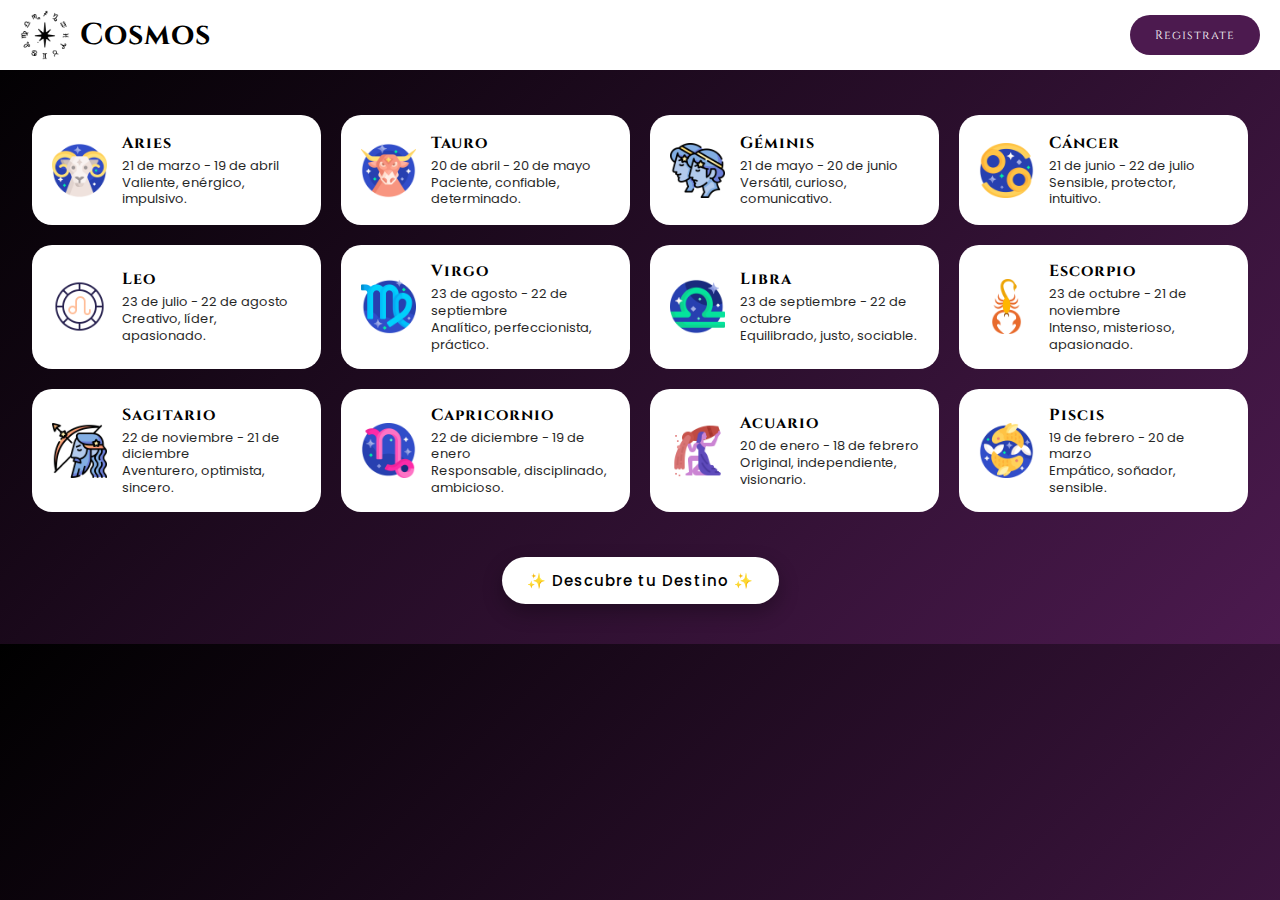
<file: horoscopos/index.html>
<!DOCTYPE html>
<html lang="en">

<head>
    <meta charset="UTF-8">
    <meta name="viewport" content="width=device-width, initial-scale=1.0">
    <title>PRUEBA</title>

    <link rel="stylesheet" href="style.css">
    <link
        href="https://fonts.googleapis.com/css2?family=Cinzel:wght@500;600;700&family=Poppins:wght@300;400;500&display=swap"
        rel="stylesheet">

</head>

<body>
    <div class="app">
        <header class="app-header">
            <div class="logo-title">
                <img src="imagenes/zodiaco.png" alt="Logo" class="img-header">
                <h1 id="title">Cosmos</h1>
            </div>
            <button id="login-btn" class="btn-login" onclick="window.location.href='registro.html'">Registrate</button>
        </header>

        <main class="horoscopos-container">

            <div class="horoscopo">
                <img src="./imagenes/aries.png" alt="Aries" class="img-hrc">
                <div>
                    <h3>Aries</h3>
                    <p>21 de marzo - 19 de abril</p>
                    <p>Valiente, enérgico, impulsivo.</p>
                </div>
            </div>

            <div class="horoscopo">
                <img src="./imagenes/tauro.png" alt="Tauro" class="img-hrc">
                <div>
                    <h3>Tauro</h3>
                    <p>20 de abril - 20 de mayo</p>
                    <p>Paciente, confiable, determinado.</p>
                </div>
            </div>

            <div class="horoscopo">
                <img src="./imagenes/geminis.png" alt="Géminis" class="img-hrc">
                <div>
                    <h3>Géminis</h3>
                    <p>21 de mayo - 20 de junio</p>
                    <p>Versátil, curioso, comunicativo.</p>
                </div>
            </div>

            <div class="horoscopo">
                <img src="./imagenes/cancer.png" alt="Cáncer" class="img-hrc">
                <div>
                    <h3>Cáncer</h3>
                    <p>21 de junio - 22 de julio</p>
                    <p>Sensible, protector, intuitivo.</p>
                </div>
            </div>

            <div class="horoscopo">
                <img src="./imagenes/leo.png" alt="Leo" class="img-hrc">
                <div>
                    <h3>Leo</h3>
                    <p>23 de julio - 22 de agosto</p>
                    <p>Creativo, líder, apasionado.</p>
                </div>
            </div>

            <div class="horoscopo">
                <img src="./imagenes/virgo.png" alt="Virgo" class="img-hrc">
                <div>
                    <h3>Virgo</h3>
                    <p>23 de agosto - 22 de septiembre</p>
                    <p>Analítico, perfeccionista, práctico.</p>
                </div>
            </div>

            <div class="horoscopo">
                <img src="./imagenes/libra.png" alt="Libra" class="img-hrc">
                <div>
                    <h3>Libra</h3>
                    <p>23 de septiembre - 22 de octubre</p>
                    <p>Equilibrado, justo, sociable.</p>
                </div>
            </div>

            <div class="horoscopo">
                <img src="./imagenes/escorpio.png" alt="Escorpio" class="img-hrc">
                <div>
                    <h3>Escorpio</h3>
                    <p>23 de octubre - 21 de noviembre</p>
                    <p>Intenso, misterioso, apasionado.</p>
                </div>
            </div>

            <div class="horoscopo">
                <img src="./imagenes/sagitario.png" alt="Sagitario" class="img-hrc">
                <div>
                    <h3>Sagitario</h3>
                    <p>22 de noviembre - 21 de diciembre</p>
                    <p>Aventurero, optimista, sincero.</p>
                </div>
            </div>

            <div class="horoscopo">
                <img src="./imagenes/capricornio.png" alt="Capricornio" class="img-hrc">
                <div>
                    <h3>Capricornio</h3>
                    <p>22 de diciembre - 19 de enero</p>
                    <p>Responsable, disciplinado, ambicioso.</p>
                </div>
            </div>

            <div class="horoscopo">
                <img src="./imagenes/acuario.png" alt="Acuario" class="img-hrc">
                <div>
                    <h3>Acuario</h3>
                    <p>20 de enero - 18 de febrero</p>
                    <p>Original, independiente, visionario.</p>
                </div>
            </div>

            <div class="horoscopo">
                <img src="./imagenes/piscis.png" alt="Piscis" class="img-hrc">
                <div>
                    <h3>Piscis</h3>
                    <p>19 de febrero - 20 de marzo</p>
                    <p>Empático, soñador, sensible.</p>
                </div>
            </div>

        </main>

        <div class="btn-container">
            <a href="horoscopo_form.html" class="btn-form">
                ✨ Descubre tu Destino ✨
            </a>
        </div>


    </div>
    <!-- Modal -->
    <div id="modal" class="modal">
        <div class="modal-content">
            <span class="close">&times;</span>
            <h2 id="modal-title"></h2>
            <p id="modal-info"></p>
        </div>
    </div>

    <script src="script.js"></script>


    <script src="script.js"></script>

</body>

</html>
</file>
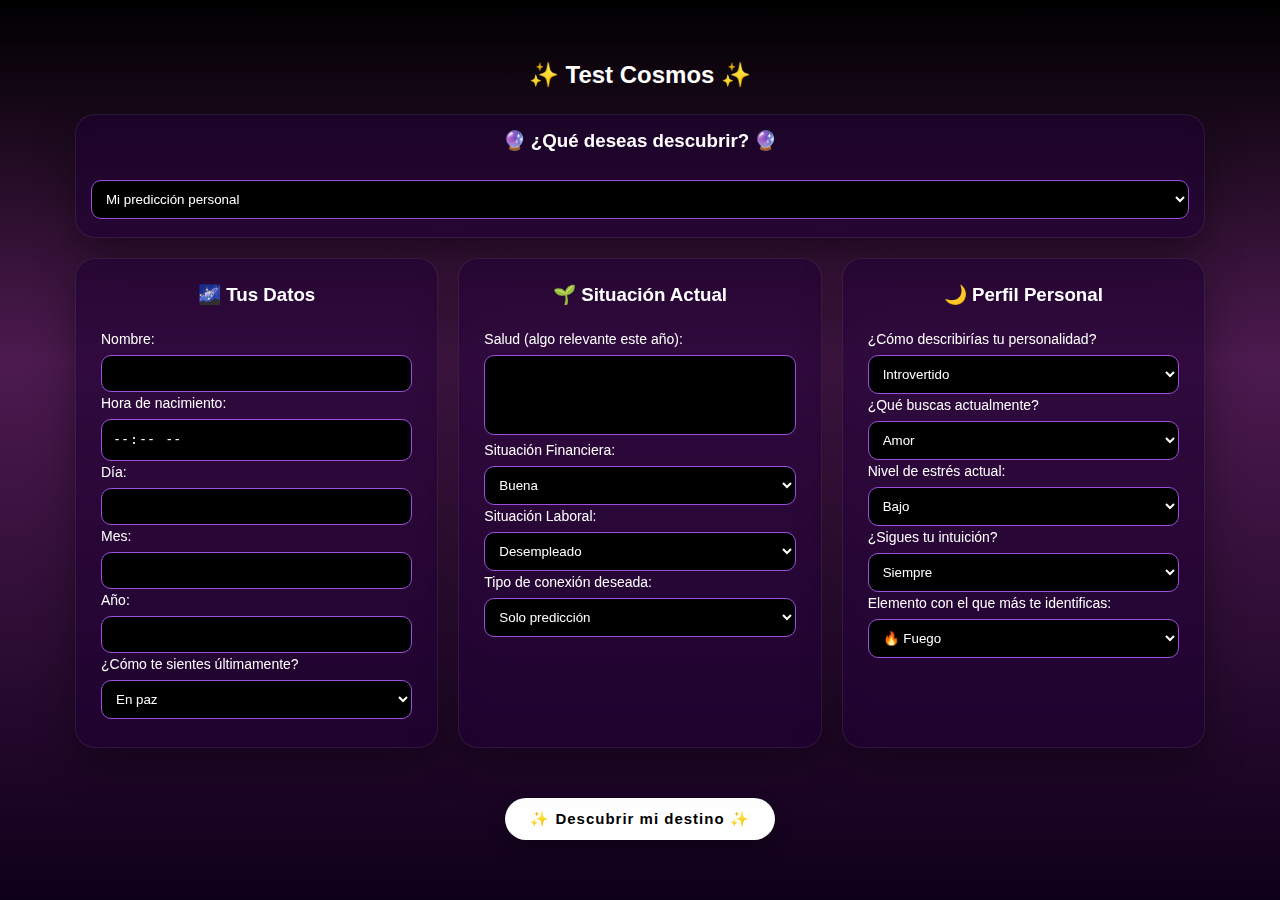
<file: horoscopos/horoscopo_form.html>
<!DOCTYPE html>
<html lang="es">

<head>
    <meta charset="UTF-8">
    <meta name="viewport" content="width=device-width, initial-scale=1.0">
    <title>Cosmos Test</title>
    <link rel="stylesheet" href="form-style.css">
</head>

<body>

    <div class="form-container">
        <h2>✨ Test Cosmos ✨</h2>

        <!-- ================= MODO ================= -->
        <div class="mod-container">
            <h3>🔮 ¿Qué deseas descubrir? 🔮</h3>

            <select name="modo" id="modo">
                <option value="personal">Mi predicción personal</option>
                <option value="compatibilidad">Compatibilidad amorosa</option>
            </select>
        </div>

        <form action="resultado_horoscopo.php" method="POST">


            <!-- ================= USUARIO ================= -->
            <div class="datos">
                <h3>🌌 Tus Datos</h3>

                <label>Nombre:</label>
                <input type="text" name="nombre" required>

                <label>Hora de nacimiento:</label>
                <input type="time" name="hora" required>

                <label>Día:</label>
                <input type="number" name="dia" min="1" max="31" required>

                <label>Mes:</label>
                <input type="number" name="mes" min="1" max="12" required>

                <label>Año:</label>
                <input type="number" name="anio" required>

                <label>¿Cómo te sientes últimamente?</label>
                <select name="emocion">
                    <option value="feliz">En paz</option>
                    <option value="confundido">Confundido</option>
                    <option value="estresado">Estresado</option>
                    <option value="motivado">Motivado</option>
                </select>
            </div>


            <!-- ================= PAREJA ================= -->
            <div class="datos" id="contenedor_pareja" style="display:none;">
                <h3>❤️ Datos de tu Crush / Pareja</h3>

                <label>Nombre:</label>
                <input type="text" name="nombre_pareja">

                <label>Hora nacimiento:</label>
                <input type="time" name="hora_pareja">

                <label>Día:</label>
                <input type="number" name="dia_pareja" min="1" max="31">

                <label>Mes:</label>
                <input type="number" name="mes_pareja" min="1" max="12">

                <label>Año:</label>
                <input type="number" name="anio_pareja">
            </div>


            <!-- ================= CONTEXTO PERSONAL ================= -->
            <div class="datos" id="contenedor_contexto" style="display:none;">
                <h3>🌱 Situación Actual</h3>

                <label>Salud (algo relevante este año):</label>
                <textarea name="enfermedades"></textarea>

                <label>Situación Financiera:</label>
                <select name="finanzas">
                    <option value="buena">Buena</option>
                    <option value="regular">Regular</option>
                    <option value="mala">Mala</option>
                </select>

                <label>Situación Laboral:</label>
                <select name="laboral">
                    <option value="desempleado">Desempleado</option>
                    <option value="empleado">Empleado</option>
                    <option value="empresario">Empresario</option>
                </select>

                <label>Tipo de conexión deseada:</label>
                <select name="conexion">
                    <option value="ninguna">Solo predicción</option>
                    <option value="almas">Almas Gemelas</option>
                    <option value="llamas">Llamas Gemelas</option>
                </select>
            </div>

            <!-- ================= PERFIL PERSONAL ================= -->
            <div class="datos">
                <h3>🌙 Perfil Personal</h3>

                <label>¿Cómo describirías tu personalidad?</label>
                <select name="personalidad">
                    <option value="introvertido">Introvertido</option>
                    <option value="equilibrado">Equilibrado</option>
                    <option value="extrovertido">Extrovertido</option>
                </select>

                <label>¿Qué buscas actualmente?</label>
                <select name="busqueda">
                    <option value="amor">Amor</option>
                    <option value="estabilidad">Estabilidad</option>
                    <option value="crecimiento">Crecimiento personal</option>
                    <option value="dinero">Éxito financiero</option>
                </select>

                <label>Nivel de estrés actual:</label>
                <select name="estres">
                    <option value="bajo">Bajo</option>
                    <option value="medio">Medio</option>
                    <option value="alto">Alto</option>
                </select>

                <label>¿Sigues tu intuición?</label>
                <select name="intuicion">
                    <option value="siempre">Siempre</option>
                    <option value="a_veces">A veces</option>
                    <option value="casi_nunca">Casi nunca</option>
                </select>

                <label>Elemento con el que más te identificas:</label>
                <select name="elemento">
                    <option value="fuego">🔥 Fuego</option>
                    <option value="agua">💧 Agua</option>
                    <option value="aire">🌬 Aire</option>
                    <option value="tierra">🌱 Tierra</option>
                </select>

            </div>

            <button type="submit">✨ Descubrir mi destino ✨</button>

        </form>
    </div>


    <script>
        const modo = document.getElementById("modo");
        const pareja = document.getElementById("contenedor_pareja");
        const contexto = document.getElementById("contenedor_contexto");

        function actualizarFormulario() {

            if (modo.value === "compatibilidad") {
                // Mostrar pareja
                pareja.style.display = "block";

                // Ocultar situación actual
                contexto.style.display = "none";

            } else {
                // Ocultar pareja
                pareja.style.display = "none";

                // Mostrar situación actual
                contexto.style.display = "block";
            }
        }

        // Ejecutar al cambiar
        modo.addEventListener("change", actualizarFormulario);

        // Ejecutar al cargar la página (IMPORTANTE)
        actualizarFormulario();
    </script>

</body>

</html>
</file>
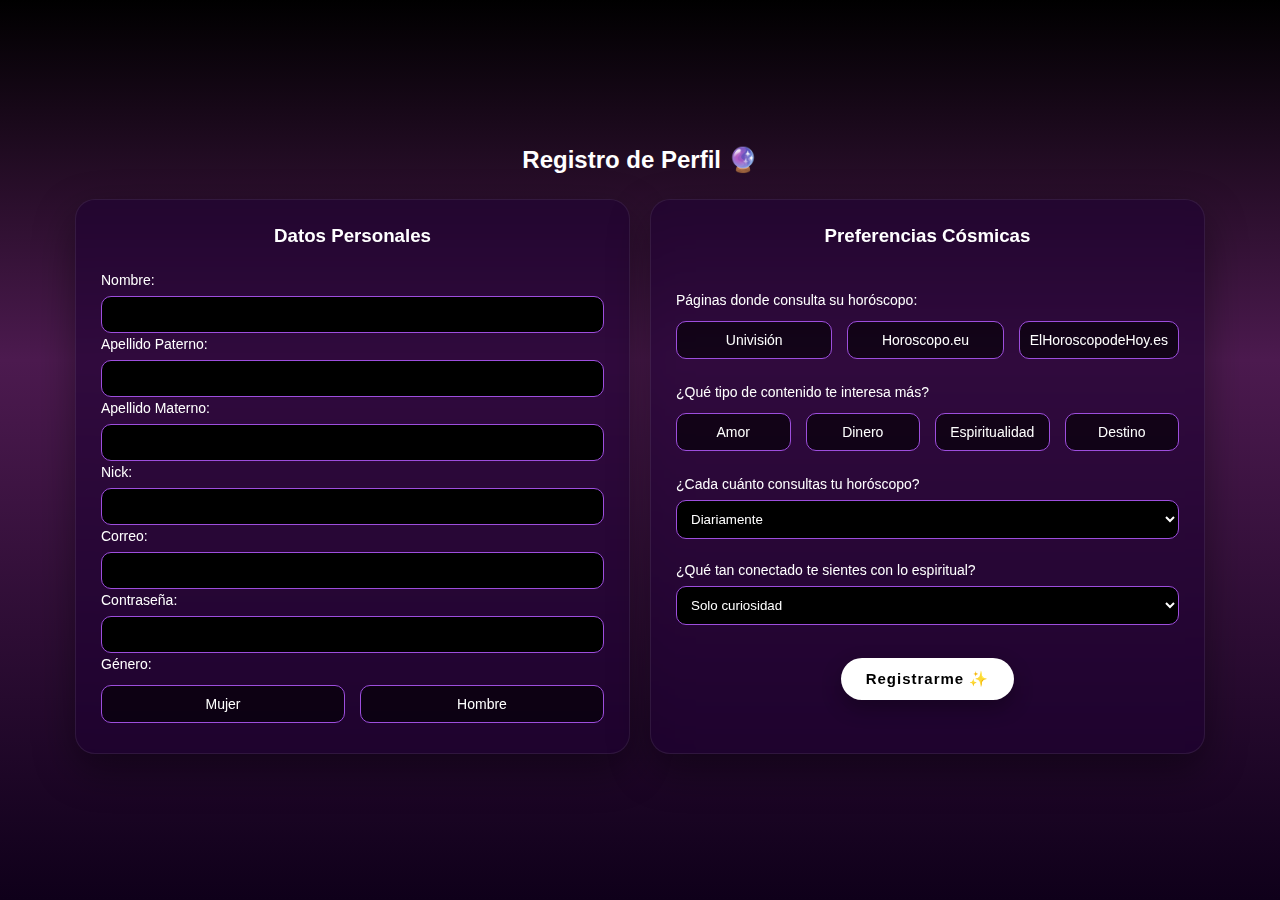
<file: horoscopos/registro.html>
<!DOCTYPE html>
<html lang="es">

<head>
    <meta charset="UTF-8">
    <title>Registro Cósmico</title>
    <link rel="stylesheet" href="form-style.css">

    <style>
        /* ===== GENERO ===== */

        .opciones-genero {
            display: flex;
            gap: 15px;
            margin-top: 8px;
        }

        .radio-card {
            flex: 1;
            background: rgba(0, 0, 0, 0.6);
            padding: 10px;
            border-radius: 10px;
            border: 1px solid #9d4edd;
            cursor: pointer;
            transition: all 0.3s ease;
            text-align: center;
        }

        .radio-card input {
            display: none;
        }

        .radio-card:hover {
            background: rgba(157, 78, 221, 0.2);
        }

        .radio-card input:checked+span {
            color: #c77dff;
            font-weight: bold;
        }

        .label-extra {
            margin-top: 20px;
        }

        .opciones-check {
            display: flex;
            gap: 15px;
            margin-top: 8px;
        }

        .check-card {
            flex: 1;
            background: rgba(0, 0, 0, 0.6);
            padding: 10px;
            border-radius: 10px;
            border: 1px solid #9d4edd;
            cursor: pointer;
            transition: all 0.3s ease;
            text-align: center;
        }

        .check-card input {
            display: none;
        }

        .check-card:hover {
            background: rgba(157, 78, 221, 0.2);
        }

        .check-card input:checked+span {
            color: #c77dff;
            font-weight: bold;
        }
    </style>
</head>

<body>

    <div class="form-container">
        <h2>Registro de Perfil 🔮</h2>

        <form action="perfil.php" method="POST">

            <!-- ===== DATOS PERSONALES ===== -->
            <div class="datos">
                <h3>Datos Personales</h3>

                <label>Nombre:</label>
                <input type="text" name="nombre" required>

                <label>Apellido Paterno:</label>
                <input type="text" name="apellido_p" required>

                <label>Apellido Materno:</label>
                <input type="text" name="apellido_m" required>

                <label>Nick:</label>
                <input type="text" name="nick" required>

                <label>Correo:</label>
                <input type="email" name="correo" required>

                <label>Contraseña:</label>
                <input type="password" name="password" required>

                <label>Género:</label>
                <div class="opciones-genero">
                    <label class="radio-card">
                        <input type="radio" name="genero" value="mujer" required>
                        <span>Mujer</span>
                    </label>

                    <label class="radio-card">
                        <input type="radio" name="genero" value="hombre" required>
                        <span>Hombre</span>
                    </label>
                </div>
            </div>

            <!-- ===== PREFERENCIAS CÓSMICAS ===== -->
            <div class="datos">
                <h3>Preferencias Cósmicas</h3>

                <label class="label-extra">Páginas donde consulta su horóscopo:</label>
                <div class="opciones-check">
                    <label class="check-card">
                        <input type="checkbox" name="paginas[]" value="Univision">
                        <span>Univisión</span>
                    </label>

                    <label class="check-card">
                        <input type="checkbox" name="paginas[]" value="Horoscopo.eu">
                        <span>Horoscopo.eu</span>
                    </label>

                    <label class="check-card">
                        <input type="checkbox" name="paginas[]" value="ElHoroscopodeHoy.es">
                        <span>ElHoroscopodeHoy.es</span>
                    </label>

                </div>

                <label class="label-extra">¿Qué tipo de contenido te interesa más?</label>
                <div class="opciones-check">
                    <label class="check-card">
                        <input type="checkbox" name="intereses[]" value="amor">
                        <span>Amor</span>
                    </label>

                    <label class="check-card">
                        <input type="checkbox" name="intereses[]" value="dinero">
                        <span>Dinero</span>
                    </label>

                    <label class="check-card">
                        <input type="checkbox" name="intereses[]" value="espiritual">
                        <span>Espiritualidad</span>
                    </label>

                    <label class="check-card">
                        <input type="checkbox" name="intereses[]" value="destino">
                        <span> Destino</span>
                    </label>
                </div>

                <label class="label-extra">¿Cada cuánto consultas tu horóscopo?</label>

                <select name="frecuencia">
                    <option value="diario">Diariamente</option>
                    <option value="semanal">Semanalmente</option>
                    <option value="ocasional">Solo cuando lo necesito</option>
                </select>

                <label class="label-extra">¿Qué tan conectado te sientes con lo espiritual?</label>

                <select name="espiritualidad">
                    <option value="curioso">Solo curiosidad</option>
                    <option value="creyente">Creo en la astrología</option>
                    <option value="muy_conectado">Muy conectado espiritualmente</option>
                </select>

                <button type="submit">Registrarme ✨</button>

            </div>

        </form>

    </div>

</body>

</html>
</file>
<file: horoscopos/style.css>
*{
    margin: 0;
    padding: 0;
    box-sizing: border-box;
}

body {
    font-family: 'Poppins', sans-serif;
    background: linear-gradient(135deg, #000000, #4c1a4f);
    color: white;
    height: 100%;   
}

#title,
.horoscopo h3,
.modal-content h2{
    font-family: 'Cinzel', serif;
    letter-spacing: 1px;
}

.app-header {
    width: 100%;
    height: 70px;
    background: #ffffff;
    display: flex;
    align-items: center;
    justify-content: space-between; /* mantiene el botón a la derecha */
    padding: 0 20px;
}

.logo-title {
    display: flex;
    flex-direction:row;
    align-items: center; 
    gap: 10px; 
}

#title {
    font-size: 30px;
    font-weight: bold;
    color: #000000; 
}

.img-header {
    height: 50px;
    width: auto;
}

.btn-login{
    font-family: 'Cinzel', serif;
    letter-spacing: 1px;
    display: inline-block;
    background: #4c1a4f;
    color: #ffffff;      
    padding: 12px 25px;
    border-radius: 30px;
    text-decoration: none;
    border: none;
    font-size: 12px;
    font-weight: 100;
    letter-spacing: 1px;
    transition: all 0.3s ease;
}

.horoscopos-container {
    width: 95%;
    margin: 45px auto;
    display: grid;
    grid-template-columns: repeat(auto-fit, minmax(260px, 1fr));
    gap: 20px;
}

.horoscopo {
    height: auto;
    min-height: 110px;
    padding: 15px 20px;
    background-color: #ffffff;
    color: #000000;
    display: flex;
    align-items: center;
    justify-content: center;
    gap: 15px;
    border-radius: 20px;
    font-size: 14px;
    cursor: pointer;
    transition: transform 0.2s ease, background 0.3s ease;
}

.horoscopo:hover {
    background-color: #4c1a4f;
    color: #ffffff;
    transform: translateY(-4px);
    box-shadow: 0 10px 25px rgba(0,0,0,0.25);
}


.img-hrc{
    width: 55px;
    height: 55px;
    object-fit: contain;
    flex-shrink: 0;
}

.horoscopo:hover .img-hrc {
    transform: scale(1.4);
}

.horoscopo h3 {
    font-size: 16px;
    margin-bottom: 4px;
}

.horoscopo p {
    font-size: 13px;
    opacity: 0.85;
    line-height: 1.3;
}


.modal {
    display: none; /* oculto por defecto */
    position: fixed;
    top: 0;
    left: 0;
    width: 100%;
    height: 100%;
    background: rgba(0,0,0,0.7);
    backdrop-filter: blur(4px);
    align-items: center;
    justify-content: center;
}


.modal-content {
    background: #020617;
    color: #ffffff;
    padding: 25px;
    width: 90%;
    max-width: 400px;
    border-radius: 20px;
    text-align: center;
    position: relative;
    box-shadow: 0 20px 40px rgba(0,0,0,0.5);
}

.modal-content h2 {
    margin-bottom: 10px;
}

.modal-content p {
    font-size: 14px;
    line-height: 1.5;
}

.close {
    position: absolute;
    top: 10px;
    right: 15px;
    font-size: 22px;
    cursor: pointer;
}

.btn-container {
    text-align: center;
    margin: 40px 0;
}

.btn-form {
    display: inline-block;
    background: #ffffff; /* Fondo blanco */
    color: #000000;      /* Texto negro para contraste */
    padding: 12px 25px;
    border-radius: 30px;
    text-decoration: none;
    font-size: 15px;
    font-weight: 500;
    letter-spacing: 1px;
    transition: all 0.3s ease;
    box-shadow: 0 8px 20px rgba(0,0,0,0.3);
}

.btn-form:hover {
    background-color: #4c1a4f;
    color: #ffffff;
    transform: translateY(-3px);
    box-shadow: 0 12px 30px rgba(0,0,0,0.4);
}
</file>
<file: horoscopos/form-style.css>
* {
    margin: 0;
    padding: 0;
    box-sizing: border-box;
}

body {
    font-family: 'Poppins', sans-serif;
    background:
        linear-gradient(180deg, #000000 0%, #4c1a4f 40%, #0f001a 100%);
    color: white;
    display: flex;
    justify-content: center;
    align-items: center;
    min-height: 100vh;
}

.form-container {
    background: transparent;
    padding: 35px;
    border: none;
    width: 100%;
    max-width: 1200px;
}

form {
    display: flex;
    flex-wrap: wrap;
    gap: 20px;
}

.mod-container {
    margin-bottom: 20px;
    min-width: 100px;
    padding: 15px;
    border-radius: 20px;
    background: rgba(30, 0, 50, 0.6);
    backdrop-filter: blur(8px);
    border: 1px solid rgba(255, 255, 255, 0.08);
    box-shadow: 0 15px 40px rgba(0, 0, 0, 0.4);
}

.datos {
    flex: 1;
    min-width: 300px;
    padding: 25px;
    border-radius: 20px;
    background: rgba(30, 0, 50, 0.6);
    backdrop-filter: blur(8px);
    border: 1px solid rgba(255, 255, 255, 0.08);
    box-shadow: 0 15px 40px rgba(0, 0, 0, 0.4);
    display: flex;
    flex-direction: column;
}


h2,
h3 {
    text-align: center;
    margin-bottom: 25px;
    color: #ffffff;
}

label {
    display: block;
    font-size: 14px;
    margin-bottom: 5px;
    
}

input,
select,
textarea {
    width: 100%;
    padding: 10px;
    margin-top: 3px;
    margin-bottom: 3px;
    border-radius: 10px;
    border: 1px solid #9d4edd;
    background: #000;
    color: white;
    transition: all 0.3s ease;
}



input:focus,
select:focus,
textarea:focus {
    outline: none;
    border: 1px solid #c77dff;
    box-shadow: 0 0 10px rgba(199, 125, 255, 0.5);
}

textarea {
    resize: none;
    height: 80px;
}

button {
    width: fit-content;
    margin: 30px auto 0;
    padding: 12px 25px;
    border-radius: 25px;
    border: none;
    background: #ffffff;
    color: #000000;
    font-weight: bold;
    font-size: 15px;
    cursor: pointer;
    transition: all 0.3s ease;
    letter-spacing: 1px;
    box-shadow: 0 8px 20px rgba(0, 0, 0, 0.3);
}


button:hover {
    background-color: #4c1a4f;
    color: #ffffff;
    transform: translateY(-3px);
    box-shadow: 0 12px 30px rgba(0, 0, 0, 0.4);
}

button:active {
    transform: scale(0.97);
}




/* ================= RESPONSIVE ================= */

@media (max-width: 900px) {
    .form-container {
        max-width: 600px;
    }
}
</file>
